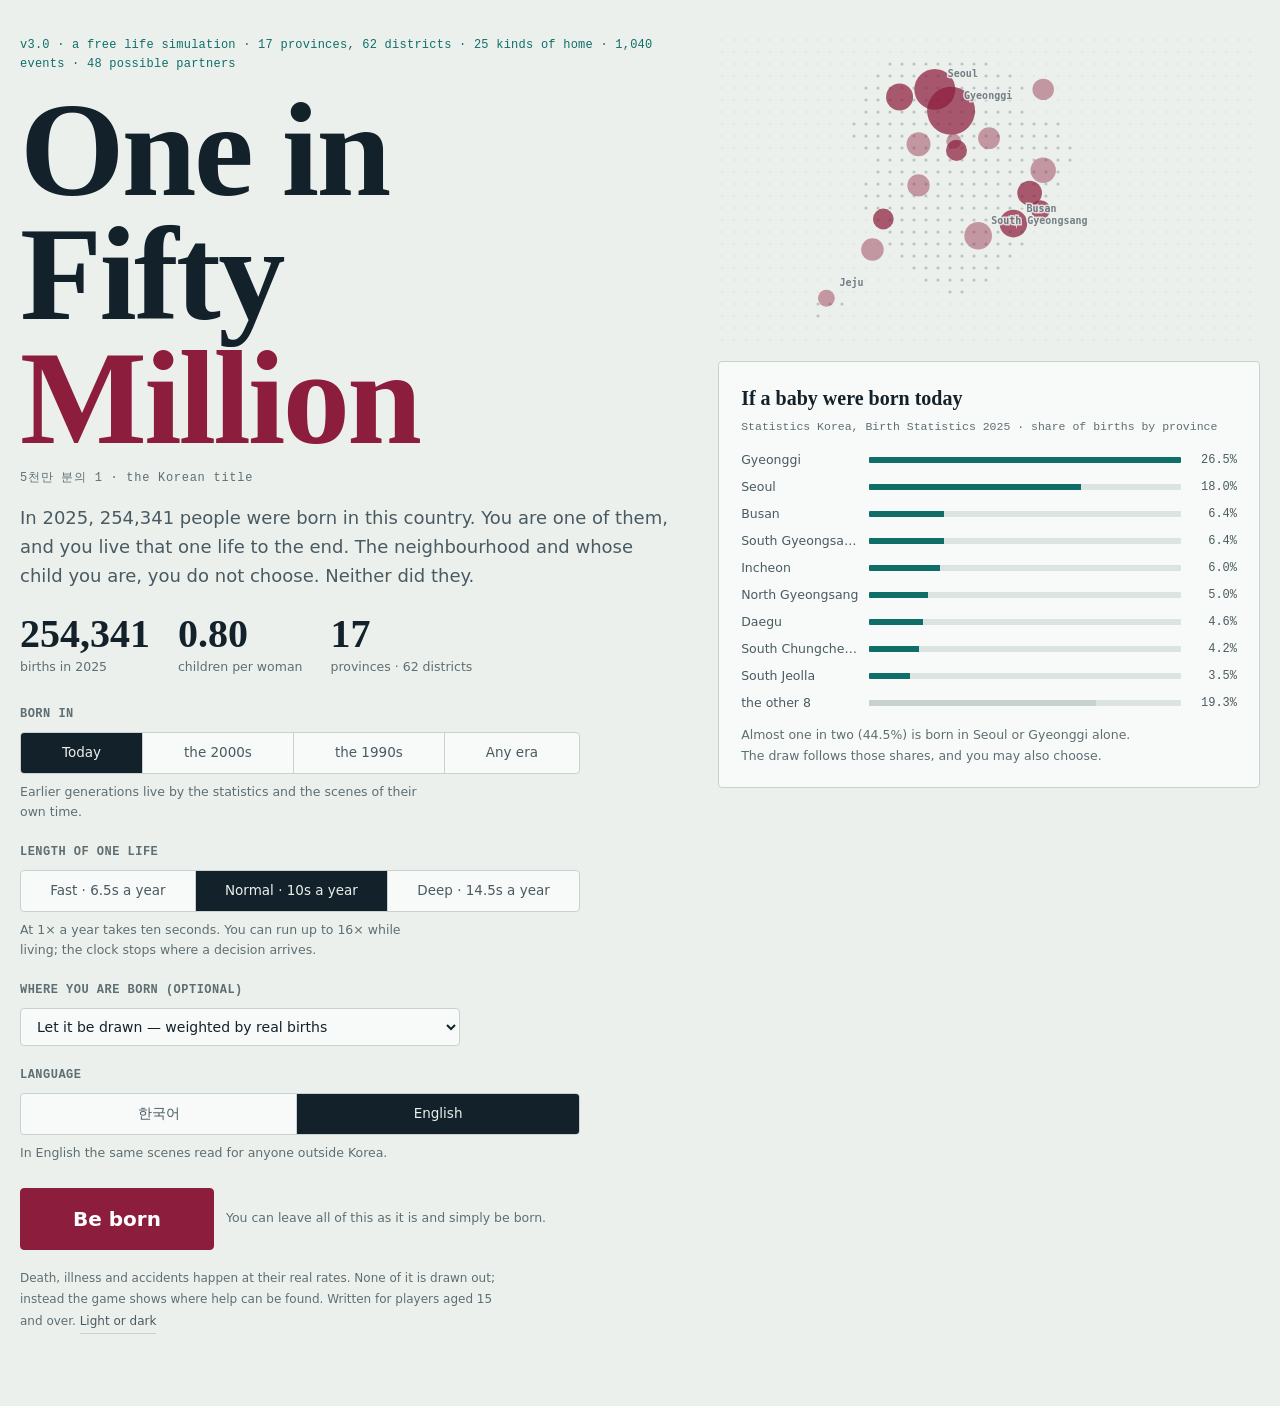
<file: index.html>
<!doctype html>
<html lang="ko">
<head>
<meta charset="utf-8"/>
<meta name="viewport" content="width=device-width, initial-scale=1, viewport-fit=cover"/>
<meta name="theme-color" content="#EBF0ED"/>
<title>One in Fifty Million · 5천만 분의 1</title>
<meta name="description" content="A free life simulation set in South Korea. You are born as one of the 254,341 children born there in 2025 and live that life to the end. 17 provinces, 62 districts, 1,040 events, 42 decisions. You do not choose where you are born."/>
<meta property="og:type" content="website"/>
<meta property="og:title" content="One in Fifty Million · 5천만 분의 1"/>
<meta property="og:description" content="A free life simulation set in South Korea. You are born as one of the 254,341 children born there in 2025 and live that life to the end. The draw is not yours; the choices are."/>
<meta property="og:url" content="https://qkrrkdhzdl-arch.github.io/one-in-fifty-million-preview/"/>
<meta property="og:image" content="https://qkrrkdhzdl-arch.github.io/one-in-fifty-million-preview/og-cover.png"/>
<meta name="twitter:card" content="summary_large_image"/>
<meta name="twitter:title" content="One in Fifty Million · 5천만 분의 1"/>
<meta name="twitter:description" content="A free life simulation set in South Korea. One person, one life, about four minutes. Born in 2025, died whenever the statistics say."/>
<meta name="twitter:image" content="https://qkrrkdhzdl-arch.github.io/one-in-fifty-million-preview/og-cover.png"/>
<link rel="icon" href="data:image/svg+xml,%3Csvg xmlns='http://www.w3.org/2000/svg' viewBox='0 0 64 64'%3E%3Crect width='64' height='64' rx='8' fill='%238C1D3C'/%3E%3Ctext x='32' y='40' font-family='Georgia,serif' font-size='18' font-weight='700' fill='%23fff' text-anchor='middle'%3E1/50M%3C/text%3E%3C/svg%3E"/>
<script>window.__errs=[];addEventListener("error",e=>{__errs.push((e.message||"")+" @"+(e.filename||"").split("/").pop()+":"+e.lineno)});addEventListener("unhandledrejection",e=>{__errs.push("promise: "+(e.reason&&e.reason.message||e.reason))});</script>
<link rel="stylesheet" href="css/app.css?v=3801"/>
</head>
<body>
<div id="app">
  <section id="screen-cover" class="screen"></section>
  <section id="screen-birth" class="screen" hidden></section>
  <section id="screen-life" class="screen" hidden></section>
  <section id="screen-death" class="screen" hidden></section>
  <section id="screen-record" class="screen" hidden></section>
</div>
<div id="modalroot"></div>
<div id="sheetroot"></div>
<div id="toast" class="toast" hidden></div>
<script src="js/content.js?v=3801"></script>
<script src="js/util.js?v=3801"></script>
<script src="js/engine.js?v=3801"></script>
<script src="js/charts.js?v=3801"></script>
<script src="js/share.js?v=3801"></script>
<script src="js/card.js?v=3801"></script>
<script src="js/colorcard.js?v=3801"></script>
<script src="js/scene.js?v=3801"></script>
<script src="js/ui.js?v=3801"></script>
</body>
</html>
</file>
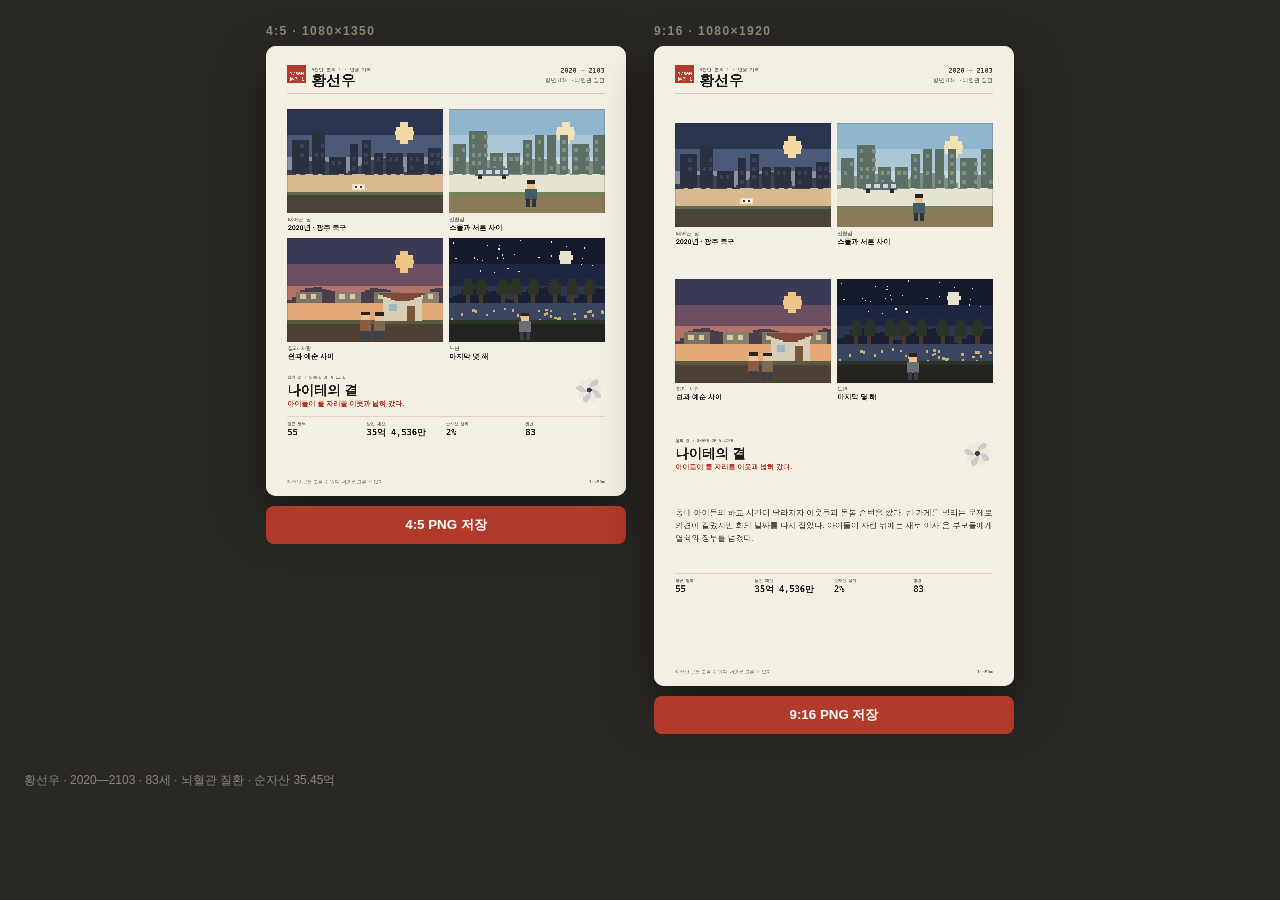
<file: test/card.html>
<!doctype html>
<html lang="ko">
<head>
<meta charset="utf-8"/>
<meta name="viewport" content="width=device-width,initial-scale=1"/>
<title>카드 검수 · 5천만 분의 1</title>
<style>
  body{margin:0;background:#2a2824;color:#d8cfbc;font-family:-apple-system,"Apple SD Gothic Neo",sans-serif}
  .wrap{display:flex;gap:28px;padding:24px;justify-content:center;flex-wrap:wrap}
  .col{width:360px}
  .col h2{font-size:12px;letter-spacing:.12em;text-transform:uppercase;color:#8d8474;font-weight:600;margin:0 0 8px}
  canvas{width:100%;height:auto;border-radius:10px;box-shadow:0 20px 50px rgba(0,0,0,.45);background:#f4efe3;display:block}
  button{margin-top:10px;padding:10px 14px;border-radius:8px;border:0;background:#b23a2b;color:#fff;font-weight:700;width:100%}
  .note{padding:0 24px 24px;color:#8d8474;font-size:12px;line-height:1.8}
</style>
</head>
<body>
<div class="wrap">
  <div class="col"><h2>4:5 · 1080×1350</h2><canvas id="c45"></canvas><button id="d45">4:5 PNG 저장</button></div>
  <div class="col"><h2>9:16 · 1080×1920</h2><canvas id="c916"></canvas><button id="d916">9:16 PNG 저장</button></div>
</div>
<p class="note" id="note"></p>
<script src="../js/content.js?v=1126i"></script>
<script src="../js/util.js?v=1126i"></script>
<script src="../js/engine.js?v=1126i"></script>
<script src="../js/charts.js?v=1126i"></script>
<script src="../js/share.js?v=1126i"></script>
<script>
window.APP = { lang: new URLSearchParams(location.search).get("lang") || "ko" };
document.documentElement.lang = APP.lang;
const seed = +(new URLSearchParams(location.search).get("seed") || 63352);
const life = window.ENGINE.createLife({ seed });
let guard = 0;
while (!life.death && guard++ < 120) {
  const r = window.ENGINE.tick(life);
  if (r.decision) window.ENGINE.applyChoice(life, r.decision, r.decision.ch[Math.floor(Math.random() * r.decision.ch.length)]);
  if (r.reflection) life.pendingReflection = false;
}
life.reflections.push({ age: 30, text: "나는 그때 부산에서 첫 회사를 다니고 있었다. 야근이 끝나면 자전거로 집까지 갔다." });
window.SHARE.drawCard(life, "45", document.getElementById("c45"));
window.SHARE.drawCard(life, "916", document.getElementById("c916"));
document.getElementById("note").textContent =
  `${life.name.ko} · ${life.birthYear}—${life.year} · ${life.death.age}세 · ${life.death.cause} · 순자산 ${Math.round(window.ENGINE.netWorth(life) / 100) / 100}억`;
function dl(id, name) {
  document.getElementById(id).onclick = () => {
    const cv = name === "45" ? document.getElementById("c45") : document.getElementById("c916");
    cv.toBlob(b => {
      const a = document.createElement("a");
      a.href = URL.createObjectURL(b);
      a.download = `1in50m_${name}_${life.name.en.replace(/\s+/g, "")}.png`;
      a.click();
      setTimeout(() => URL.revokeObjectURL(a.href), 3000);
    }, "image/png");
  };
}
dl("d45", "45"); dl("d916", "916");
</script>
</body>
</html>
</file>
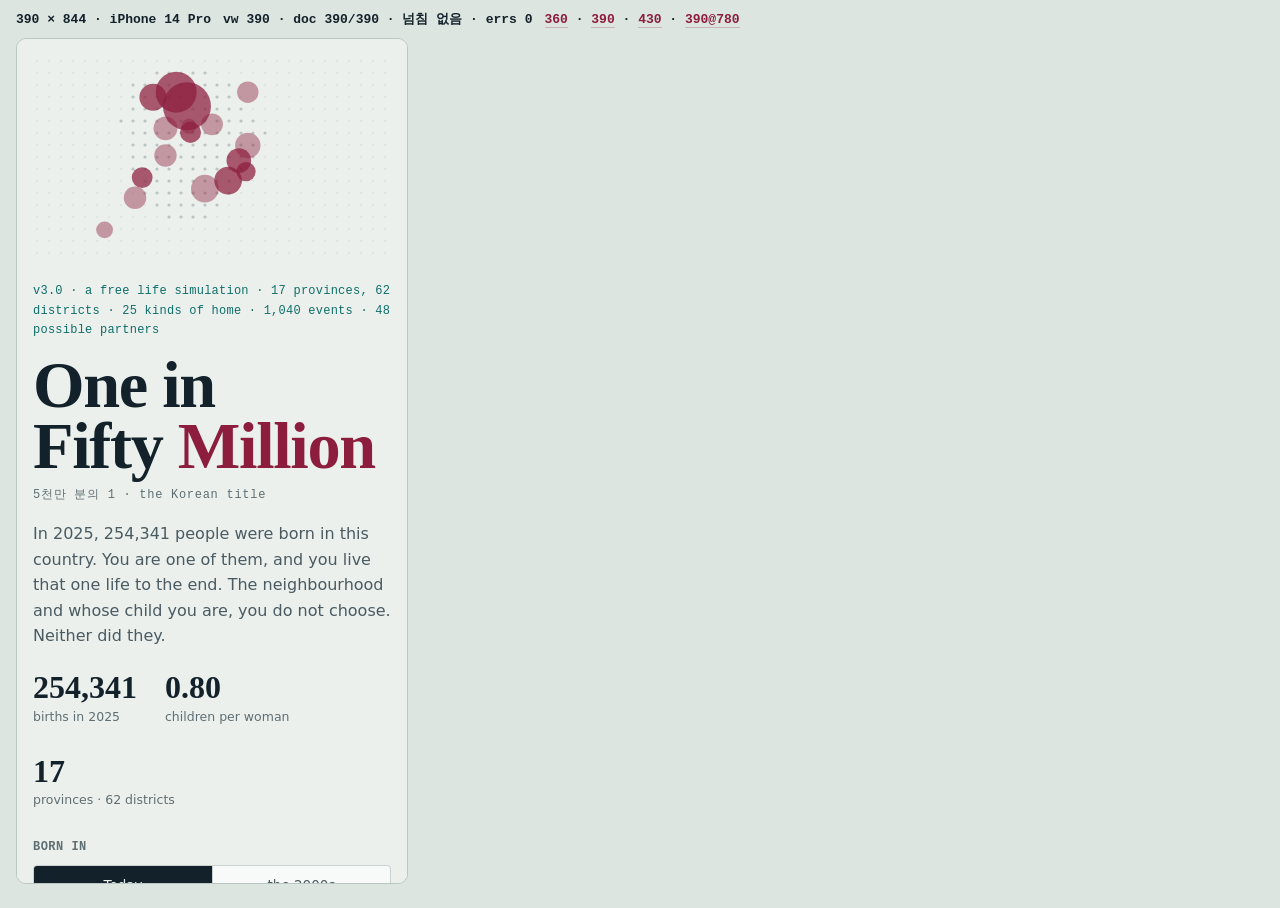
<file: test/mobile.html>
<!doctype html>
<html lang="ko">
<head>
<meta charset="utf-8"/>
<title>검수 — 모바일</title>
<style>
  html,body{margin:0;background:#DDE5E1;font-family:system-ui,sans-serif}
  .bar{display:flex;gap:12px;align-items:center;padding:10px 16px;font:600 13px "IBM Plex Mono",monospace;color:#13212A;flex-wrap:wrap}
  .bar a{color:#8C1D3C;text-decoration:none;border-bottom:1px solid #C9B4BA}
  .wrap{padding:0 16px 24px}
  iframe{border:1px solid #B9C6C1;border-radius:10px;background:#EBF0ED;display:block}
  #st.bad{color:#B23A2B}
</style>
</head>
<body>
<div class="bar">
  <span id="lbl">390 × 844 · iPhone 14 Pro</span>
  <span id="st"></span>
  <span>
    <a href="?w=360">360</a> ·
    <a href="?w=390">390</a> ·
    <a href="?w=430">430</a> ·
    <a href="?w=390&h=780">390@780</a>
  </span>
</div>
<div class="wrap"><iframe id="ph" title="mobile preview"></iframe></div>
<script>
  const q = new URLSearchParams(location.search);
  const W = +(q.get('w') || 390), H = +(q.get('h') || 844);
  const f = document.getElementById('ph');
  f.style.width = W + 'px'; f.style.height = H + 'px';
  document.getElementById('lbl').textContent = W + ' × ' + H + (W === 390 && H === 844 ? ' · iPhone 14 Pro' : '');
  f.src = '../index.html?_=' + Date.now();
  // 넘침을 1초마다 스스로 재서 상단에 표시한다(검수용)
  setInterval(() => {
    try {
      const d = f.contentDocument, w = f.contentWindow;
      const sw = d.documentElement.scrollWidth, cw = d.documentElement.clientWidth;
      const over = sw > cw + 1;
      const errs = (w.__errs || []).length;
      const st = document.getElementById('st');
      st.textContent = 'vw ' + w.innerWidth + ' · doc ' + sw + '/' + cw + (over ? ' · 넘침!' : ' · 넘침 없음') + ' · errs ' + errs;
      st.className = (over || errs) ? 'bad' : '';
    } catch (e) { document.getElementById('st').textContent = 'cross-origin'; }
  }, 1000);
</script>
</body>
</html>
</file>
<file: css/app.css>
/* 5천만 분의 1 — 원작 「80억 분의 1」 실측 토큰으로 재구축한 스타일시트 */
/* paper/card/ink + 크림슨 강조 + 청록 각주, 1px 괘선과 4px 라운드의 관공서 서류 톤 */
@charset "utf-8";

:root{
  color-scheme: light;
  --paper:#EBF0ED; --card:#F7FAF8; --card2:#F0F4F2; --ink:#13212A; --ink2:#4A5A61; --ink3:#5F6E72;
  --rule:#C7D2CE; --rule2:#DCE4E1;
  --accent:#8C1D3C; --accent-ink:#FFFFFF; --accent-soft:#F3E3E8;
  --stamp:#0F6E68; --stamp-soft:#DCEDEA; --gold:#9C7020;
  --good:#2B7A4E; --bad:#B0362B; --warn:#A8730F; --loss:#2C2F3A;
  --grid-lo:#F3E2B3; --grid-mid:#7FBF86; --grid-hi:#0B5C63;
  --shadow:0 1px 0 rgba(19,33,42,.04), 0 8px 24px -12px rgba(19,33,42,.18);
  --f-display:'Hahmlet','Noto Serif KR','AppleMyungjo','Nanum Myeongjo','Apple SD Gothic Neo',serif;
  --f-body:'IBM Plex Sans KR','Pretendard','Apple SD Gothic Neo','Malgun Gothic',system-ui,sans-serif;
  --f-mono:'IBM Plex Mono',ui-monospace,'SF Mono',Menlo,monospace;
}
@media (prefers-color-scheme: dark){
  :root:not([data-theme="light"]){
    color-scheme: dark;
    --paper:#0D1316; --card:#141D21; --card2:#1A2428; --ink:#E1E9E6; --ink2:#A3B2AF; --ink3:#8A9A96;
    --rule:#2A383D; --rule2:#1D282C;
    --accent:#E2678A; --accent-ink:#1B0910; --accent-soft:#3A1C26;
    --stamp:#4CC0AF; --stamp-soft:#12302D; --gold:#D9AF59;
    --good:#5CC38B; --bad:#F07B6B; --warn:#E2B04C; --loss:#C9CDD8;
    --grid-lo:#25283F; --grid-mid:#2A8A80; --grid-hi:#B8E8A8;
    --shadow:0 1px 0 rgba(0,0,0,.3),0 10px 30px -14px rgba(0,0,0,.6);
  }
}
:root[data-theme="dark"]{
  color-scheme: dark;
  --paper:#0D1316; --card:#141D21; --card2:#1A2428; --ink:#E1E9E6; --ink2:#A3B2AF; --ink3:#8A9A96;
  --rule:#2A383D; --rule2:#1D282C;
  --accent:#E2678A; --accent-ink:#1B0910; --accent-soft:#3A1C26;
  --stamp:#4CC0AF; --stamp-soft:#12302D; --gold:#D9AF59;
  --good:#5CC38B; --bad:#F07B6B; --warn:#E2B04C; --loss:#C9CDD8;
  --grid-lo:#25283F; --grid-mid:#2A8A80; --grid-hi:#B8E8A8;
  --shadow:0 1px 0 rgba(0,0,0,.3),0 10px 30px -14px rgba(0,0,0,.6);
}

*{box-sizing:border-box}
html,body{margin:0;padding:0}
html{background:var(--paper);-webkit-text-size-adjust:100%}
body{
  background:var(--paper); color:var(--ink); font-family:var(--f-body);
  font-size:15px; line-height:1.6; -webkit-font-smoothing:antialiased;
  overflow-x:hidden;
}
button{font:inherit;color:inherit;cursor:pointer;border:0;background:none}
button:focus-visible,[tabindex]:focus-visible,a:focus-visible{outline:2px solid var(--accent);outline-offset:2px}
a{color:var(--stamp)}
h1,h2,h3,h4,p,ul,ol,dl,dd,figure{margin:0}
ul,ol{padding:0;list-style:none}
[hidden]{display:none!important}
::selection{background:var(--accent-soft);color:var(--ink)}

.wrap{max-width:1320px;margin:0 auto;padding-inline:20px}
@media (max-width:520px){.wrap{padding-inline:16px}}
.lbl{font-family:var(--f-mono);font-size:12px;letter-spacing:.04em;text-transform:uppercase;color:var(--ink3);font-weight:600}
.mono{font-family:var(--f-mono);font-variant-numeric:tabular-nums}
.num{font-variant-numeric:tabular-nums}
.kicker{font-family:var(--f-mono);font-size:12px;line-height:1.6;color:var(--stamp);letter-spacing:.02em}
.hint{font-size:12.5px;line-height:1.65;color:var(--ink3);max-width:32em;word-break:keep-all}
.sub{color:var(--ink2)}
.lnk{border-bottom:1px solid var(--rule);color:var(--ink2);padding:0 0 1px;font-size:inherit}
.lnk:hover{color:var(--ink);border-color:var(--ink3)}

/* ---------- 공통 컴포넌트 ---------- */
.cta{
  display:inline-flex;align-items:center;gap:10px;background:var(--accent);color:var(--accent-ink);
  padding:16px 52px;border-radius:4px;font-size:20px;font-weight:600;line-height:1.4;
  border:1px solid var(--accent);transition:filter .12s;
}
.cta:hover{filter:brightness(1.06)}
.cta:active{transform:translateY(1px)}
.cta.sm{padding:10px 18px;font-size:15px}
.ghost{
  display:inline-flex;align-items:center;gap:8px;border:1px solid var(--rule);border-radius:4px;
  padding:6px 12px;font-size:13px;color:var(--ink);background:transparent;
}
.ghost:hover{border-color:var(--ink3)}
.ghost.sm{padding:5px 10px;font-size:12.5px}
.ctarow{display:flex;gap:12px;flex-wrap:wrap;align-items:center}
.ctahint{flex:1 1 180px;font-size:12.5px;line-height:1.65;color:var(--ink3)}

.seg{display:inline-flex;border:1px solid var(--rule);border-radius:4px;overflow:hidden;background:var(--card);max-width:100%}
.seg button{flex:1 1 auto;border:0;background:none;padding:9px 12px;font-size:13.5px;color:var(--ink2);white-space:nowrap}
.seg button+button{border-left:1px solid var(--rule)}
.seg button[aria-pressed="true"]{background:var(--ink);color:var(--paper)}
.seg button:hover:not([aria-pressed="true"]){color:var(--ink)}

.sel{font:inherit;font-size:14px;color:var(--ink);background:var(--card);border:1px solid var(--rule);border-radius:4px;padding:9px 12px;max-width:min(440px,100%);width:100%}
.panel{background:var(--card);border:1px solid var(--rule);border-radius:4px;padding:16px;min-width:0}
.panel>h3{margin:0 0 10px;display:flex;justify-content:space-between;align-items:baseline;gap:8px;flex-wrap:wrap}
.panel>h3 .ttl{font-family:var(--f-display);font-size:16px;font-weight:600}
.panel>h3 .lbl{font-size:11px}
.optgroup{display:flex;flex-direction:column;gap:8px}
.warnline{max-width:64ch;margin:18px 0 0;font-size:12px;line-height:1.8;color:var(--ink3);word-break:keep-all}

.prog{height:4px;background:var(--rule2);border-radius:2px;overflow:hidden}
.prog i{display:block;height:100%;width:100%;background:var(--accent);transform:scaleX(0);transform-origin:0 50%;will-change:transform}

.scrim{position:fixed;inset:0;z-index:50;background:rgba(10,18,22,.52);display:grid;grid-template-columns:minmax(0,1fr);place-items:start center;padding:16px;overflow-y:auto}
.scrim>*{margin-block:auto;max-width:100%}
.toast{position:fixed;left:50%;bottom:calc(24px + env(safe-area-inset-bottom,0px));transform:translateX(-50%);z-index:70;
  background:var(--ink);color:var(--paper);padding:10px 16px;border-radius:4px;font-size:14px;max-width:calc(100vw - 32px);box-shadow:var(--shadow)}
.decpeek{position:fixed;left:50%;transform:translateX(-50%);bottom:calc(12px + env(safe-area-inset-bottom,0px));z-index:45;
  width:min(560px,calc(100% - 24px));display:flex;align-items:center;gap:12px;padding:10px 10px 10px 16px;
  background:var(--card);border:1px solid var(--accent);border-radius:8px;box-shadow:0 18px 40px -16px rgba(19,33,42,.45)}
.decpeek .dp-t{flex:1 1 auto;min-width:0;display:flex;flex-direction:column;gap:1px}
.decpeek .dp-t b{font-size:14px}
.decpeek .dp-t small{color:var(--ink3);font-size:12.5px;white-space:nowrap;overflow:hidden;text-overflow:ellipsis}
.decpeek .cta{flex:none;width:auto;padding:10px 14px;font-size:14px;white-space:nowrap}

/* ---------- 표지 ---------- */
#screen-cover{padding-block:env(safe-area-inset-top,0px) 64px}
.hero{display:grid;grid-template-columns:minmax(0,1.2fr) minmax(0,1fr);gap:48px;align-items:start;padding-block:36px 8px}
.herotext{min-width:0}
.herotext h1{
  font-family:var(--f-display);font-weight:700;font-size:clamp(60px,10.5vw,168px);line-height:.92;
  letter-spacing:-.02em;margin:14px 0 10px;word-break:keep-all;
}
.herotext h1 em{font-style:normal;color:var(--accent)}
.lede{font-size:18px;line-height:1.6;color:var(--ink2);max-width:36em;margin-top:16px;word-break:keep-all}
.counter{display:flex;gap:28px;margin-top:22px;flex-wrap:wrap}
.counter div{display:flex;flex-direction:column;gap:2px}
.counter strong{font-family:var(--f-display);font-size:40px;line-height:1.05;font-weight:700;font-variant-numeric:tabular-nums}
.counter span{font-size:12.5px;color:var(--ink3)}
.heroopts{display:grid;grid-template-columns:1fr;gap:20px;margin-top:28px;max-width:560px}
.heroopts .wide{grid-column:1/-1}
.heroside{min-width:0;display:flex;flex-direction:column;gap:20px}
.tg-bg{position:relative;width:100%;aspect-ratio:16/9;max-height:320px}
.tg-bg canvas{display:block;width:100%;height:100%}
.odds{background:var(--card);border:1px solid var(--rule);border-radius:4px;padding:20px 22px}
.odds h2{font-family:var(--f-display);font-size:20px;font-weight:600}
.odds .sub{font-family:var(--f-mono);font-size:11.5px;color:var(--ink3);margin-top:4px}
.oddslist{margin-top:14px;display:flex;flex-direction:column;gap:7px}
.orow{display:grid;grid-template-columns:84px minmax(0,1fr) 46px;align-items:center;gap:10px;font-size:13px}
.orow .on{white-space:nowrap;overflow:hidden;text-overflow:ellipsis;color:var(--ink2)}
html[lang="en"] .orow{grid-template-columns:118px minmax(0,1fr) 46px;font-size:12.5px}
.orow .ot{height:6px;background:var(--rule2);border-radius:1px;overflow:hidden}
.orow .ot i{display:block;height:100%;background:var(--stamp)}
.orow .ov{font-family:var(--f-mono);font-size:12px;color:var(--ink2);text-align:right}
.oddsmore{align-self:flex-start;margin-top:14px}
@media (max-width:900px){
  .hero{grid-template-columns:1fr;gap:24px;padding-block:18px 0}
  /* 지도만 제목 위로 올리고, 확률 패널은 본문 뒤로 보낸다 */
  .heroside{display:contents}
  .tg-bg{order:-1;max-height:220px}
  .odds{order:2}
  .heroopts{grid-template-columns:1fr}
  .cta{width:100%;justify-content:center;padding:16px 20px;font-size:18px}
}

/* ---------- 출생 신고서 ---------- */
#screen-birth{padding-block:24px 80px}
.rollbox{max-width:720px;margin:0 auto}
.roller{text-align:center;min-height:58svh;display:flex;flex-direction:column;justify-content:center;gap:6px}
.roller .country{font-family:var(--f-display);font-size:clamp(44px,9vw,110px);font-weight:700;letter-spacing:-.02em;line-height:1.05;min-height:1.1em}
.roller .meta{font-family:var(--f-mono);color:var(--ink3);font-size:13px;margin-top:10px}
.cert{width:100%;background:var(--card);border:1px solid var(--rule);border-radius:4px;box-shadow:var(--shadow);position:relative;overflow:hidden}
.cert .band{background:var(--accent);color:var(--accent-ink);padding:12px 22px;display:flex;justify-content:space-between;align-items:baseline;gap:12px;flex-wrap:wrap}
.cert .band b{font-family:var(--f-display);font-size:18px;font-weight:600}
.cert .band span{font-family:var(--f-mono);font-size:12px;opacity:.85}
.cert .body{padding:22px;position:relative}
.cert h2{font-family:var(--f-display);font-size:clamp(30px,5vw,44px);line-height:1.15;font-weight:700;position:relative}
.cert .story{margin:12px 0 18px;font-size:16px;color:var(--ink2);position:relative;word-break:keep-all}
.certpace{margin:0 0 16px;font-size:13.5px;line-height:1.6;color:var(--ink2);position:relative;word-break:keep-all}
.guilloche{position:absolute;inset:0;color:var(--stamp);opacity:.055;pointer-events:none;width:100%;height:100%}
.cert .body>.lbl{position:relative}
.fields{display:grid;grid-template-columns:repeat(3,minmax(0,1fr));gap:14px 18px;border-top:1px dashed var(--rule);padding-top:16px;position:relative}
.fields div{min-width:0}
.fields span{display:block;font-size:12px;color:var(--ink3)}
.fields b{display:block;font-size:15px;font-weight:600;overflow-wrap:anywhere;word-break:keep-all;margin-top:2px}
.odds-line{margin-top:16px;padding:12px 14px;background:var(--stamp-soft);border-radius:3px;font-size:13.5px;position:relative;word-break:keep-all}
.certmap{margin:16px 0 0;position:relative}
.certmap canvas{display:block;width:100%;max-width:420px;height:auto;margin:0 auto;opacity:.95}
.cert figcaption{margin-top:6px;text-align:center;font-size:13px;color:var(--ink2)}
.certcomps{margin-top:16px;position:relative}
.certcomps ul li{display:grid;grid-template-columns:minmax(0,1fr) auto;gap:4px 12px;padding:8px 0;border-bottom:1px solid var(--rule2);font-size:13.5px;align-items:baseline}
.certcomps ul li b{font-weight:600}
.certcomps ul li span{color:var(--ink2);text-align:right}
.cert .foot{padding:0 22px 22px;display:flex;justify-content:flex-end;gap:10px;flex-wrap:wrap}
@media (max-width:560px){
  .fields{grid-template-columns:repeat(2,minmax(0,1fr))}
  .cert .body{padding:18px}
  .cert .foot{justify-content:stretch}
  .cert .foot .cta,.cert .foot .ghost{flex:1 1 auto;justify-content:center}
}

/* ---------- 본 게임 ---------- */
.topbar{position:sticky;top:0;z-index:20;background:var(--paper);border-bottom:1px solid var(--rule);padding-top:env(safe-area-inset-top,0px)}
.topbar .wrap{display:flex;align-items:center;gap:18px;padding-block:10px;flex-wrap:wrap}
.brand{font-family:var(--f-display);font-size:15px;font-weight:600;white-space:nowrap}
.brand em{font-style:normal;color:var(--accent)}
.agebox{display:flex;align-items:baseline;gap:10px;flex:1;min-width:200px}
.agebox .age{font-family:var(--f-display);font-size:40px;font-weight:700;line-height:1;font-variant-numeric:tabular-nums}
.agebox .age small{font-size:18px;font-weight:500;margin-left:2px}
.agebox .yr{display:flex;flex-direction:column;flex:1;min-width:0;gap:4px}
.agebox .yr .t{font-size:13px;color:var(--ink2);white-space:nowrap;overflow:hidden;text-overflow:ellipsis}
.speed{display:flex;gap:4px;align-items:center;flex-wrap:wrap;position:relative}
.speed button{border:1px solid var(--rule);background:var(--card);border-radius:3px;padding:6px 10px;font-size:13px;font-family:var(--f-mono);min-width:40px;white-space:nowrap}
.speed button:hover{border-color:var(--ink3)}
.speed button[aria-pressed="true"]{background:var(--ink);color:var(--paper);border-color:var(--ink)}
.speed .ff,.speed .morebtn{font-family:var(--f-body)}
.speed .sps{display:inline-flex}
.speed .sps button{border-radius:0;margin-left:-1px;min-width:38px}
.speed .sps button:first-child{border-radius:3px 0 0 3px;margin-left:0}
.speed .sps button:last-child{border-radius:0 3px 3px 0}
.speed .ffsh{display:none}
.more{display:none;position:absolute;right:0;top:calc(100% + 8px);z-index:25;flex-direction:column;align-items:stretch;gap:4px;min-width:200px;padding:8px;background:var(--card);border:1px solid var(--rule);border-radius:6px;box-shadow:0 18px 40px -16px rgba(19,33,42,.35)}
.more.open{display:flex}
.more button{text-align:left;padding:11px 12px;font-size:15px;border:0;background:none;min-width:0}
.more button:hover{background:var(--card2)}
.more .mg{display:flex;flex-direction:column;gap:4px}
.more .mg+.mg::before{content:'';display:block;height:1px;margin:3px 6px;background:var(--rule)}

.life{display:grid;grid-template-columns:320px minmax(0,1fr) 340px;gap:20px;padding-block:20px 60px;align-items:start}
.col,.col3{display:flex;flex-direction:column;gap:16px;min-width:0}

.idcard{padding:0;overflow:hidden;position:relative}
.idcard .top{background:var(--accent);color:var(--accent-ink);padding:8px 14px;display:flex;justify-content:space-between;font-family:var(--f-mono);font-size:11.5px;letter-spacing:.04em}
.idcard .in{position:relative;padding:14px 14px 10px;display:grid;grid-template-columns:64px minmax(0,1fr);gap:14px}
.idcard .portrait{width:64px;height:64px;border:1px solid var(--rule);border-radius:3px;background:var(--card2);overflow:hidden}
.idcard .portrait canvas{width:100%;height:100%;image-rendering:pixelated;display:block}
.idcard .nm{font-family:var(--f-display);font-size:22px;font-weight:700;line-height:1.2;overflow-wrap:anywhere}
.idcard dl{display:grid;grid-template-columns:fit-content(6.5em) minmax(0,1fr);gap:2px 10px;margin:8px 0 0;font-size:13px}
.idcard dt{color:var(--ink3);font-size:12px}
.idcard dd{margin:0;overflow-wrap:anywhere}
.idcard .mrz{position:relative;margin:4px 14px 12px;padding-top:8px;border-top:1px dashed var(--rule);font-family:var(--f-mono);font-size:10.5px;letter-spacing:.04em;color:var(--ink3);overflow:hidden;white-space:nowrap;text-overflow:ellipsis;min-width:0}

.statrow{display:grid;grid-template-columns:3.3em minmax(0,1fr) 2.6em;align-items:center;gap:10px;font-size:13.5px;padding:4px 0}
.statrow .sn{color:var(--ink2)}
.statrow .sb{height:8px;background:var(--rule2);border-radius:1px;overflow:hidden}
.statrow .sb i{display:block;height:100%;background:var(--stamp);transition:width .3s}
.statrow[data-k="happiness"] .sb i{background:var(--gold)}
.statrow[data-k="knowledge"] .sb i{background:var(--stamp)}
.statrow[data-k="relation"] .sb i{background:var(--accent)}
.statrow[data-k="health"] .sb i{background:var(--good)}
.statrow .sv{font-family:var(--f-mono);font-size:12.5px;text-align:right;color:var(--ink2)}
.money{display:grid;grid-template-columns:repeat(2,minmax(0,1fr));gap:12px;margin-top:12px;border-top:1px dashed var(--rule);padding-top:12px}
.money b{display:block;font-family:var(--f-display);font-size:19px;font-weight:600;line-height:1.25;font-variant-numeric:tabular-nums;overflow-wrap:anywhere}
.money small{color:var(--ink3);font-size:12px;display:block}
.spend{margin-top:10px}
.spend .sbar{display:flex;height:8px;border-radius:1px;overflow:hidden;background:var(--rule2)}
.spend .sbar i{display:block;height:100%}
.spend .keys{display:flex;flex-wrap:wrap;gap:4px 10px;font-size:11.5px;color:var(--ink2);margin-top:6px}
.spend .keys span::before{content:'';display:inline-block;width:8px;height:8px;margin-right:4px;border-radius:1px;background:var(--c);vertical-align:-1px}

.p-scene{padding:0;overflow:hidden}
.scene{aspect-ratio:32/10;background:var(--stamp-soft)}
.scene canvas{display:block;width:100%;height:100%;image-rendering:pixelated;image-rendering:crisp-edges}
.scenecap{margin:0;padding:10px 16px 12px;line-height:1.55;word-break:keep-all;font-size:15px}

.p-focus .status{font-size:14px;color:var(--ink2);margin-bottom:10px;word-break:keep-all}
.p-focus .status b{color:var(--ink);font-weight:600}
.chips{display:flex;flex-wrap:wrap;gap:6px}
.chip{display:inline-flex;flex-direction:column;align-items:flex-start;gap:1px;border:1px solid var(--rule);border-radius:999px;padding:6px 13px;font-size:13.5px;color:var(--ink);background:var(--card);line-height:1.25}
.chip small{font-size:11px;color:var(--ink3)}
.chip:hover{border-color:var(--ink3)}
.chip[aria-pressed="true"]{background:var(--stamp);border-color:var(--stamp);color:var(--paper)}
.chip[aria-pressed="true"] small{color:rgba(255,255,255,.72)}
.fohint{margin-top:10px;font-size:12px;color:var(--ink3);line-height:1.6;word-break:keep-all}
.moneyrow{margin-top:10px;display:flex;flex-wrap:wrap;gap:6px}
.moneyrow .chip{flex-direction:row;align-items:center;gap:6px}

.p-feed .feed{list-style:none;margin:0;padding:0;max-height:640px;overflow-y:auto;overscroll-behavior:contain}
.feed li{display:grid;grid-template-columns:3.4em minmax(0,1fr);gap:10px;padding:9px 0;border-bottom:1px solid var(--rule2);font-size:14.5px;line-height:1.55}
.feed li:last-child{border-bottom:0}
.feed .a{font-family:var(--f-mono);font-size:12px;color:var(--ink3);padding-top:3px}
.feed .x{min-width:0;word-break:keep-all}
.feed .tt{display:block;font-family:var(--f-display);font-size:15px;font-weight:600;line-height:1.5;color:var(--ink)}
.feed .bd{display:block;margin-top:2px;font-size:13.5px;line-height:1.7;color:var(--ink2)}
.feed .f{display:block;font-family:var(--f-mono);font-size:11.5px;color:var(--ink3);margin-top:4px;line-height:1.45;word-break:keep-all}
.feed .f::before{content:'자료 ';color:var(--stamp);font-weight:600}
html[lang="en"] .feed .f::before{content:'Source '}
html[lang="en"] .feed li.dec .x::before{content:'▸ '}
.feed li.enter{animation:in .4s ease}
.feed li.bad .tt{color:var(--bad)}
.feed li.good .tt{color:var(--good)}
.feed li.dec .x{color:var(--ink2);font-size:13px}
.feed li.dec .x::before{content:'▸ ';color:var(--accent)}
.feed li.death .x{font-family:var(--f-display);font-size:17px;font-weight:700}
.feed li.note .x{font-family:var(--f-display);font-size:15.5px;color:var(--stamp)}
.gl{border-bottom:1px dotted var(--stamp);color:inherit;font:inherit;padding:0;background:none;text-align:left}
.gl:hover{color:var(--stamp)}
#glpop{position:fixed;z-index:80;max-width:min(320px,calc(100vw - 28px));background:var(--card);border:1px solid var(--rule);border-radius:6px;
  padding:10px 12px;box-shadow:0 18px 40px -16px rgba(19,33,42,.35);font-size:13px;line-height:1.65;color:var(--ink2);word-break:keep-all}
#glpop b{display:block;font-family:var(--f-mono);font-size:11.5px;letter-spacing:.04em;color:var(--stamp);margin-bottom:3px}
.feedmore{display:none;margin:12px auto 2px;padding:9px 16px;min-height:38px;font-size:14px}
@keyframes in{from{opacity:0;transform:translateY(4px)}to{opacity:1;transform:none}}

.grid10{display:grid;grid-template-columns:repeat(10,minmax(0,1fr));gap:3px}
.grid10 .c{aspect-ratio:1;border-radius:2px;background:var(--rule2);position:relative;font-size:0}
.grid10 .c.cur{outline:2px solid var(--accent);outline-offset:-1px}
.grid10 .c.le{box-shadow:inset 0 0 0 1px var(--ink3)}
.grid10 .c .m{position:absolute;inset:0;display:grid;place-items:center;font-size:9px;font-family:var(--f-mono);color:var(--paper);font-weight:600}
.gridkey{display:flex;gap:10px;align-items:center;margin-top:8px;font-size:11.5px;color:var(--ink3);flex-wrap:wrap}
.gridkey i{display:inline-block;width:10px;height:10px;border-radius:2px;margin-right:4px;vertical-align:-1px}
.peerlist li{display:grid;grid-template-columns:minmax(0,1fr) auto;gap:2px 10px;padding:7px 0;border-bottom:1px solid var(--rule2);font-size:13.5px}
.peerlist li:last-child{border-bottom:0}
.peerlist b{font-weight:600}
.peerlist .pa{font-family:var(--f-mono);font-size:12px;color:var(--ink3)}
.peerlist .pd{grid-column:1/-1;font-size:12.5px;color:var(--ink2);word-break:keep-all}
.peerlist .pd em{font-style:normal;color:var(--ink3)}
.chartbox canvas{display:block;width:100%;height:auto}
.chartbox svg{display:block;width:100%;height:auto}
@media (max-width:800px){.chartbox svg text{font-size:14px}}
.legend{display:flex;flex-wrap:wrap;gap:4px 12px;margin-top:6px;font-size:11.5px;color:var(--ink3)}
.legend span::before{content:'';display:inline-block;width:14px;height:2px;margin-right:5px;vertical-align:3px;background:var(--c)}

/* ---------- 결정 · 회고 모달 ---------- */
.dec{width:min(560px,100%);background:var(--card);border:1px solid var(--rule);border-radius:4px;padding:18px 20px 16px;box-shadow:var(--shadow);position:relative;overflow:hidden}
.dec-top{display:flex;align-items:center;gap:10px;flex-wrap:wrap;margin-bottom:8px}
.dec-meta{font-family:var(--f-mono);font-size:12px;color:var(--ink3);margin-left:auto}
.dec-min{border:1px solid var(--rule);border-radius:999px;padding:5px 11px;font-size:12px;color:var(--ink2);background:var(--card)}
.dec-min:hover{border-color:var(--ink3)}
.dec h2{font-family:var(--f-display);font-size:28px;line-height:1.28;font-weight:700;word-break:keep-all}
.dec-b{margin-top:8px;font-size:15px;color:var(--ink2);line-height:1.65;word-break:keep-all}
.dec-note{margin-top:10px;padding:10px 12px;background:var(--stamp-soft);border-radius:3px;font-size:12.5px;line-height:1.6;color:var(--ink);word-break:keep-all}
.dec-note b{font-weight:600}
.opts{display:flex;flex-direction:column;gap:8px;margin-top:14px}
.opt{display:grid;grid-template-columns:24px minmax(0,1fr);gap:4px 10px;align-items:start;text-align:left;
  border:1px solid var(--rule);border-radius:4px;padding:12px 14px;background:var(--card);transition:border-color .12s,background .12s}
.opt i{font-family:var(--f-mono);font-size:12.5px;color:var(--ink3);font-style:normal;padding-top:2px}
.opt .ot{font-size:15px;font-weight:600;word-break:keep-all}
.opt .oe{grid-column:2;font-size:12.5px;color:var(--ink3);word-break:keep-all}
.opt:hover{border-color:var(--ink3)}
.opt[aria-pressed="true"],.opt.pick{border-color:var(--accent);background:var(--accent-soft)}
.opt[aria-pressed="true"] i,.opt.pick i{color:var(--accent)}
.decbar{position:absolute;left:0;top:0;height:2px;background:var(--accent);width:100%;transform-origin:0 50%;transform:scaleX(0)}
.dec-count{margin-top:12px;font-size:12.5px;color:var(--ink3);text-align:center;word-break:keep-all}
.dec-count b{color:var(--accent);font-weight:600}
.dec-foot{display:flex;gap:8px;justify-content:center;margin-top:10px;flex-wrap:wrap}
.reflect textarea{width:100%;min-height:96px;border:1px solid var(--rule);border-radius:4px;background:var(--paper);padding:12px;font:inherit;font-size:14.5px;color:var(--ink);resize:vertical;margin-top:12px}
.reflect .qs{margin-top:10px;display:flex;flex-wrap:wrap;gap:6px}
.reflect .qs button{border:1px solid var(--rule);border-radius:999px;padding:6px 12px;font-size:12.5px;color:var(--ink2)}

/* ---------- 사망 컷신 ---------- */
#screen-death{background:#14181A;color:#EBF0ED;min-height:100svh;display:grid;place-items:center;text-align:center;padding:24px;cursor:pointer}
.deathcut{max-width:720px;display:flex;flex-direction:column;align-items:center;gap:10px;animation:fadein .8s ease}
.dc-lab{font-family:var(--f-mono);font-size:12px;letter-spacing:.06em;color:rgba(235,240,237,.55)}
.dc-age{font-family:var(--f-display);font-size:clamp(56px,11vw,120px);font-weight:700;line-height:1;color:#EBF0ED;letter-spacing:-.02em}
.dc-line{font-size:16px;color:rgba(235,240,237,.82);line-height:1.7;word-break:keep-all;max-width:34em}
.dc-cause{font-size:13.5px;color:rgba(235,240,237,.55)}
.dc-next{position:fixed;bottom:calc(24px + env(safe-area-inset-bottom,0px));left:0;right:0;text-align:center;font-size:12.5px;color:rgba(235,240,237,.45)}
.dc-skip{position:fixed;top:calc(14px + env(safe-area-inset-top,0px));right:16px;border:1px solid rgba(235,240,237,.3);color:rgba(235,240,237,.8);border-radius:999px;padding:7px 14px;font-size:12.5px;background:transparent}
@keyframes fadein{from{opacity:0}to{opacity:1}}

/* ---------- 사망 기록 ---------- */
#screen-record{padding-block:28px 80px}
.rec{max-width:900px;margin:0 auto;background:var(--card);border:1px solid var(--rule);border-radius:4px;box-shadow:var(--shadow);overflow:hidden}
.rec-band{background:var(--loss);color:var(--paper);padding:10px 22px;display:flex;justify-content:space-between;font-family:var(--f-mono);font-size:11.5px;letter-spacing:.04em;gap:12px;flex-wrap:wrap}
.rec-body{padding:22px 22px 26px}
.rec-head{display:grid;grid-template-columns:minmax(0,1.15fr) minmax(0,1fr);gap:24px;align-items:start}
.rec-no{font-family:var(--f-mono);font-size:11.5px;color:var(--ink3)}
.rec h1{font-family:var(--f-display);font-size:clamp(34px,6vw,52px);line-height:1.1;font-weight:700;margin-top:4px;letter-spacing:-.01em}
.rec-life{font-family:var(--f-mono);font-size:13px;color:var(--ink2);margin-top:6px}
.rec-color{display:inline-flex;align-items:center;gap:8px;border:1px solid var(--rule);border-radius:999px;padding:5px 12px 5px 6px;margin-top:12px;font-size:13px;background:var(--card2)}
.rec-color b{width:20px;height:20px;border-radius:50%;display:inline-block}
.rec-story{margin-top:16px;font-size:16px;line-height:1.75;color:var(--ink2);max-width:62ch;word-break:keep-all}
.rec-cause{font-family:var(--f-display);font-size:18px;font-weight:600;margin-top:16px}
.rec-cause-note{margin-top:4px;font-size:12.5px;line-height:1.7;color:var(--ink3);max-width:46ch;word-break:keep-all}
.rec-fields{display:grid;grid-template-columns:repeat(3,minmax(0,1fr));gap:0 24px;margin-top:18px;border-top:1px dashed var(--rule);padding-top:6px}
.rec-fields div{padding:10px 0;border-bottom:1px solid var(--rule2);min-width:0}
.rec-fields span{display:block;font-size:11.5px;color:var(--ink3)}
.rec-fields b{display:block;font-size:14.5px;font-weight:600;margin-top:1px;word-break:keep-all}
.rec-sec{margin-top:26px}
.rec-sec>h3{font-family:var(--f-display);font-size:20px;font-weight:600;border-top:1px solid var(--rule);padding-top:14px;display:flex;justify-content:space-between;align-items:baseline;gap:10px;flex-wrap:wrap}
.rec-sec>h3 .lbl{font-size:11px}
.rec-sec .lead{margin-top:6px;font-size:13px;color:var(--ink3);word-break:keep-all}
.rec-axis{margin-top:8px;font-size:13px;color:var(--ink2);word-break:keep-all}
.rec-axis .lbl{font-size:10.5px;margin-right:6px}
.moments li{display:grid;grid-template-columns:3.4em minmax(0,1fr);gap:10px;padding:8px 0;border-bottom:1px solid var(--rule2);font-size:14px}
.moments li .a{font-family:var(--f-mono);font-size:12px;color:var(--ink3);padding-top:3px}
.decades{display:flex;gap:6px;overflow-x:auto;padding:10px 0 4px;scrollbar-width:none}
.decades::-webkit-scrollbar{height:0;display:none}
.decades button{border:1px solid var(--rule);border-radius:999px;padding:6px 12px;font-size:12.5px;white-space:nowrap;color:var(--ink2);background:var(--card)}
.decades button[aria-pressed="true"]{background:var(--ink);color:var(--paper);border-color:var(--ink)}
.rec .feed li{font-size:14px}
.rec-foot{display:flex;gap:10px;flex-wrap:wrap;justify-content:center;margin-top:28px;padding-top:18px;border-top:1px solid var(--rule)}
.rec-note{margin-top:14px;font-size:12px;color:var(--ink3);line-height:1.7;word-break:keep-all}
@media (max-width:700px){
  .rec-head{grid-template-columns:1fr;gap:8px}
  .rec-fields{grid-template-columns:repeat(2,minmax(0,1fr))}
  .rec-body{padding:18px 16px 22px}
  #screen-record{padding-block:14px calc(124px + env(safe-area-inset-bottom,0px))}
  .rec-foot{position:fixed;left:0;right:0;bottom:0;margin:0;padding:10px 16px calc(10px + env(safe-area-inset-bottom,0px));
    background:var(--card);border-top:1px solid var(--rule);box-shadow:0 -10px 24px -18px rgba(19,33,42,.5);z-index:30}
  .rec-foot .cta,.rec-foot .ghost{flex:1 1 auto;text-align:center}
}

/* ---------- 공유 시트 ---------- */
.sharebox{width:min(720px,100%);background:var(--card);border:1px solid var(--rule);border-radius:6px;padding:16px;box-shadow:var(--shadow)}
.share-tabs{display:flex;gap:4px;overflow-x:auto;padding-bottom:10px;border-bottom:1px solid var(--rule2);margin-bottom:12px;scrollbar-width:none}
.share-tabs::-webkit-scrollbar{height:0;display:none}
.share-tabs button{border-bottom:2px solid transparent;padding:6px 10px;font-size:13.5px;color:var(--ink3);white-space:nowrap}
.share-tabs button[aria-pressed="true"]{color:var(--ink);border-color:var(--accent);font-weight:600}
.share-img{display:block;width:100%;max-width:420px;margin:0 auto;border:1px solid var(--rule);border-radius:3px;background:var(--paper)}
.share-cap{margin-top:10px;font-size:13px;color:var(--ink2);text-align:center;word-break:keep-all;white-space:pre-line}
.share-act{display:flex;gap:8px;justify-content:center;flex-wrap:wrap;margin-top:14px}

/* ---------- 반응형: 본 게임 ---------- */
@media (max-width:1180px){
  .life{grid-template-columns:320px minmax(0,1fr)}
  .col3{grid-column:1/-1;flex-direction:row;flex-wrap:wrap}
  .col3>.panel{flex:1 1 300px}
}
@media (max-width:800px){
  .life{display:flex;flex-direction:column;gap:14px;padding-block:14px 48px}
  .life>.panel{min-width:0;max-width:100%}
  .col,.col3{display:contents}
  .p-scene{order:0}.p-focus{order:1}.p-feed{order:2}.p-fam{order:3}.p-stats{order:4}.p-id{order:5}.p-peers{order:6}.p-grid{order:7}.p-chart{order:8}
  .p-feed .feed{max-height:none}
  .p-feed .feed:not(.all)>li:nth-child(n+7){display:none}
  .p-feed .feed.all{max-height:min(55vh,480px);overflow-y:auto;overscroll-behavior:contain}
  .p-feed .feedmore{display:block}
  .life{padding-block:14px calc(48px + env(safe-area-inset-bottom,0px))}
}
@media (max-width:560px){
  .brand{display:none}
  .topbar .wrap{gap:6px 10px;padding-block:8px}
  .agebox{min-width:0;flex:1 1 100%}
  .agebox .age{font-size:34px}
  .agebox .yr .t{font-size:12px}
  .speed{flex-wrap:nowrap;gap:3px;width:100%}
  .speed button{padding:6px 7px;min-width:0;min-height:40px;font-size:12px;letter-spacing:-.03em}
  .speed .fftx{display:none}
  .speed .ffsh{display:inline}
  .speed .sps{flex:1 1 auto;display:flex}
  .speed .sps button{flex:1 1 0;min-width:0;padding:6px 0;font-size:11.5px}
  #pauseBtn{padding:6px 8px}
  .more{right:0;left:auto;min-width:220px}
  .herotext h1{font-size:clamp(54px,17vw,86px)}
  .lede{font-size:16px}
  .counter strong{font-size:32px}
  .dec{padding:16px 14px 14px}
  .dec h2{font-size:23px}
  .opt{padding:11px 12px}
}
@media (max-width:400px){
  .speed button{padding:6px 6px;font-size:12px}
  .speed .sps button{font-size:11.5px}
  .statrow{grid-template-columns:3em minmax(0,1fr) 2.4em;gap:8px}
}
@media (prefers-reduced-motion:reduce){
  *,*::before,*::after{animation-duration:.001ms!important;transition-duration:.001ms!important}
}

/* ---------- 이 삶의 색 카드 ---------- */
.colorcard{background:color-mix(in srgb, var(--cc) 12%, var(--paper, #EBF0ED));border:1px solid color-mix(in srgb, var(--cc) 26%, var(--rule));
  border-radius:8px;padding:18px 18px 16px;margin-top:20px}
.colorcard>h3{border-top:0;padding-top:0}
.cc-stage{position:relative;display:grid;place-items:center;height:280px;margin:6px 0 4px}
.cc-flower{width:240px;height:240px;image-rendering:pixelated}
.cc-w{position:absolute;font-family:var(--f-mono);font-size:12px;letter-spacing:.06em;
  color:color-mix(in srgb, var(--cc) 58%, var(--ink));white-space:nowrap}
.cc-w::after{content:'·';margin-left:3px;opacity:.5}
.cc-w1{top:4px;left:50%;transform:translateX(-50%)}
.cc-w2{top:44px;right:16%}
.cc-w3{top:50%;right:6px;transform:translateY(-50%)}
.cc-w4{bottom:44px;right:16%}
.cc-w5{bottom:4px;left:50%;transform:translateX(-50%)}
.cc-w6{bottom:44px;left:16%}
.cc-w7{top:50%;left:6px;transform:translateY(-50%)}
.cc-w8{top:44px;left:16%}
.cc-name{display:flex;align-items:center;gap:8px;font-size:14.5px;font-weight:600;margin-top:6px}
.cc-name b{display:inline-block;width:14px;height:14px;border-radius:50%}
.cc-name .mono{font-size:12.5px;font-weight:400;color:var(--ink3)}
.cc-desc{margin-top:6px;font-size:13.5px;line-height:1.7;color:var(--ink2);max-width:52ch;word-break:keep-all}
@media (max-width:560px){.cc-stage{height:236px}.cc-w{font-size:11px}.cc-flower{width:190px;height:190px}}

/* ---------- v2: 확장 지표 · 가족 · 소득/지출 내역 ---------- */
.statmini{margin-top:8px;border-top:1px dashed var(--rule);padding-top:8px}
.statrow.mini{font-size:12px;padding:2px 0;grid-template-columns:4.4em minmax(0,1fr) 2.4em}
.statrow.mini .sb{height:5px}
.statrow.mini .sn{color:var(--ink3)}
.statrow.mini .sv{font-size:11.5px}
.statrow[data-k="reputation"] .sb i{background:var(--gold)}
.statrow[data-k="spec"] .sb i{background:#2B5A7A}
.statrow[data-k="stress"] .sb i{background:var(--bad);opacity:.75}
:root[data-theme="dark"] .statrow[data-k="spec"] .sb i{background:#7FB0D0}

.money{grid-template-columns:repeat(2,minmax(0,1fr))}
.money .wide3{grid-column:1 / -1;border-top:1px dashed var(--rule2);padding-top:8px;margin-top:2px}
.money b.over{color:var(--bad)}
.ghost.wide{width:100%;margin-top:10px;display:block;text-align:center;font-size:12.5px;padding:7px 10px}
.expbtn[aria-expanded="true"]{background:var(--card2);border-color:var(--ink3)}
.expdetail{margin-top:8px;border-top:1px dashed var(--rule);padding-top:8px;font-size:12.5px}
.expdetail .exh{display:flex;justify-content:space-between;align-items:baseline;margin:6px 0 2px;color:var(--ink2);font-size:12px}
.expdetail .exh b{font-family:var(--f-display);font-size:15px;color:var(--ink);font-variant-numeric:tabular-nums}
.expdetail .exl li{display:grid;grid-template-columns:5.6em minmax(0,1fr) 5.4em;gap:8px;align-items:center;padding:2px 0}
.expdetail .el{color:var(--ink2)}
.expdetail .eb{height:5px;background:var(--rule2);border-radius:1px;overflow:hidden}
.expdetail .eb i{display:block;height:100%;background:var(--stamp);opacity:.75}
.expdetail .ev{font-family:var(--f-mono);font-size:11.5px;text-align:right;color:var(--ink)}
.expdetail .exn{margin-top:8px;font-size:11.5px;color:var(--ink3);line-height:1.5}

.famlist{display:flex;flex-direction:column;gap:6px}
.famrow{display:grid;grid-template-columns:3.4em 2.6em minmax(0,1fr);gap:4px 8px;align-items:center;font-size:12.5px;padding:4px 0;border-bottom:1px solid var(--rule2)}
.famrow:last-child{border-bottom:0}
.famrow .fn{color:var(--ink);font-weight:600}
.famrow .fst{font-family:var(--f-mono);font-size:11px;color:var(--ink3);text-align:right}
.famrow .fbar{height:6px;background:var(--rule2);border-radius:1px;overflow:hidden}
.famrow .fbar i{display:block;height:100%;background:var(--accent)}
.famrow .fmeta{grid-column:3 / -1;font-size:11px;color:var(--ink3);margin-top:-2px}
.famrow.dead{opacity:.6}
.famrow.dead .fn{text-decoration:line-through;text-decoration-color:var(--ink3)}
.famrow.dead .fbar i{background:var(--ink3)}

.fgrid{display:grid;grid-template-columns:repeat(auto-fit,minmax(200px,1fr));gap:10px;margin:12px 0}
.fcard{border:1px solid var(--rule);border-radius:4px;padding:12px 14px;background:var(--card2)}
.fcard.dead{opacity:.7}
.fch{display:flex;align-items:baseline;gap:8px;margin-bottom:8px}
.fch .fr{font-family:var(--f-mono);font-size:11px;color:var(--ink3);text-transform:uppercase;letter-spacing:.04em}
.fch b{font-family:var(--f-display);font-size:18px;font-weight:600}
.fch .fstate{margin-left:auto;font-size:11.5px;color:var(--ink3)}
.fcard dl{display:grid;grid-template-columns:5.2em minmax(0,1fr);gap:4px 8px;font-size:12.5px}
.fcard dt{color:var(--ink3)}
.fcard dd{display:flex;align-items:center;gap:6px;margin:0}
.fsbar{flex:1;height:6px;background:var(--rule2);border-radius:1px;overflow:hidden;max-width:120px}
.fsbar i{display:block;height:100%;background:var(--good)}
.fsbar.rel i{background:var(--accent)}
.fcard .fv{font-family:var(--f-mono);font-size:11.5px;color:var(--ink2);min-width:2.2em;text-align:right}

.opts{max-height:min(58vh,520px);overflow:auto;padding-right:2px}
.opt.locked{opacity:.5;cursor:not-allowed}
.opt .on{grid-column:2;display:block;font-size:12px;color:var(--ink3);margin-top:4px;line-height:1.5;word-break:keep-all}
.opt .on.lockednote{color:var(--bad)}
.opt .ot{font-weight:600}
@media (max-width:520px){
  .fgrid{grid-template-columns:1fr}
  .expdetail .exl li{grid-template-columns:4.8em minmax(0,1fr) 4.6em}
}

/* ---------- v2.1: 인생 기록 가독성 ---------- */
.p-feed .feed li{padding:13px 0;gap:12px;font-size:15px;line-height:1.72}
.p-feed .feed .a{font-size:12px;padding-top:5px}
.p-feed .feed .tt{font-family:var(--f-display);font-size:16.5px;font-weight:700;line-height:1.45;letter-spacing:-.01em}
.p-feed .feed .bd{margin-top:4px;font-size:14.5px;line-height:1.85;color:color-mix(in srgb, var(--ink) 84%, var(--paper))}
.p-feed .feed .f{margin-top:7px;padding-top:5px;border-top:1px dotted var(--rule2);font-size:11.5px;letter-spacing:.01em}
.p-feed .feed li.dec .x{font-size:13.5px;line-height:1.7}
.p-feed .feed{max-height:720px}
@media (max-width:560px){
  .p-feed .feed li{padding:14px 0;font-size:15.5px;grid-template-columns:3em minmax(0,1fr)}
  .p-feed .feed .bd{font-size:15px;line-height:1.9}
  .p-feed .feed .tt{font-size:17px}
}

/* ---------- v2.1: 가족·내 건강 관리 ---------- */
.carebox{margin-top:14px;border-top:1px solid var(--rule);padding-top:12px}
.careh{font-family:var(--f-display);font-size:15px;margin-bottom:8px;display:flex;justify-content:space-between;align-items:baseline;gap:8px;flex-wrap:wrap}
.caregrid{display:grid;grid-template-columns:repeat(auto-fit,minmax(150px,1fr));gap:6px}
.careb{text-align:left;border:1px solid var(--rule);border-radius:4px;padding:9px 11px;background:var(--card);display:flex;flex-direction:column;gap:2px}
.careb:hover:not(:disabled){border-color:var(--ink3)}
.careb:disabled{opacity:.5;cursor:default}
.cb-t{font-size:13.5px;font-weight:600}
.cb-c{font-family:var(--f-mono);font-size:11.5px;color:var(--accent)}
.cb-n{font-size:11.5px;color:var(--ink3);line-height:1.5}

/* ---------- v2.1: 생활비 모드 ---------- */
.spendmode{display:flex;flex-direction:column;gap:4px;margin:6px 0 2px}
.smrow{display:grid;grid-template-columns:5.6em minmax(0,1fr);gap:8px;align-items:center}
.sml{font-size:12px;color:var(--ink2)}
.smseg{display:inline-flex;border:1px solid var(--rule);border-radius:3px;overflow:hidden;background:var(--card)}
.smseg button{flex:1 1 0;padding:4px 0;font-size:11.5px;color:var(--ink2);background:none;min-width:3.2em}
.smseg button+button{border-left:1px solid var(--rule)}
.smseg button[aria-pressed="true"]{background:var(--stamp);color:var(--paper)}

/* ---------- v2.2: 모바일 마감(360·390·430) ---------- */
@media (max-width:560px){
  /* 상단 바: 멈춤·배속·자동·더보기의 터치 영역을 40px 이상으로 */
  .topbar .wrap{gap:6px 8px}
  .speed{gap:4px}
  .speed button{padding:6px 8px}
  #ffBtn,#autoBtn,#moreBtn,#pauseBtn{min-width:40px;min-height:40px;justify-content:center}
  .speed .sps button{min-height:40px}
  /* 결정 카드: 선택지 영역이 화면 높이를 넘지 않게 */
  .opts{max-height:min(48vh,420px)}
  /* 모달·시트 하단 안전 영역 */
  .scrim{padding-bottom:calc(16px + env(safe-area-inset-bottom,0px))}
  /* 기록·공유 화면 보조 버튼도 44px */
  .rec-foot .ghost,.rec-foot .cta,.share-act button,.ctarow .ghost,.ctarow .cta{
    min-height:44px;display:inline-flex;align-items:center;justify-content:center}
  .sel{min-height:44px;max-width:100%}
  .share-tabs{flex-wrap:wrap;overflow:visible;row-gap:2px}
}
@media (max-width:430px){
  /* 12× 는 8×·16× 사이의 중간값이라 좁은 화면에서만 감춘다(모든 배속은 유지) */
  .speed button[data-s="12"]{display:none}
}
@media (max-width:700px){
  .decades{flex-wrap:wrap;overflow:visible;row-gap:6px}
  .decades button{min-height:36px}
  #screen-record{padding-block:14px calc(156px + env(safe-area-inset-bottom,0px))}
}

/* 360px대: 표지의 분절 선택지·셀렉트가 화면 폭을 밀어내지 않게 줄바꿈한다 */
@media (max-width:430px){
  .hero,.herotext,.heroside,.heroopts,.optgroup,.optgroup.wide{min-width:0}
  .seg{display:flex;flex-wrap:wrap;width:100%;max-width:100%}
  .seg button{flex:1 1 calc(50% - 1px);min-width:calc(50% - 1px)}
  .seg button+button{border-left:1px solid var(--rule)}
  .sel{width:100%;max-width:100%}
  .fields{grid-template-columns:1fr 1fr}
}

/* ---------- v3.1: 80억분의 1 디테일 보강 ---------- */
.peerlist .pm{grid-column:1/-1;font-size:12px;line-height:1.5;color:var(--ink3);margin-top:2px;word-break:keep-all}
.peerlist li.dead .pa{color:var(--bad)}
.refl-brief{margin-top:12px;padding:12px 14px;background:var(--card2);border:1px solid var(--rule2);border-radius:4px;font-size:13px;line-height:1.6;color:var(--ink2);word-break:keep-all}
.refl-brief .rb-stat{font-family:var(--f-mono);font-size:12px;color:var(--stamp);margin-bottom:6px;display:block}
.refl-brief ul{margin-top:6px;display:flex;flex-direction:column;gap:4px}
.refl-brief li{font-size:12.5px;color:var(--ink2)}
.refl-brief li b{color:var(--ink);font-weight:600}
.refl-opt{display:flex;align-items:center;gap:6px;margin-top:10px;font-size:12.5px;color:var(--ink3);cursor:pointer}
.refl-opt input{accent-color:var(--accent)}
.rec-peers{display:grid;grid-template-columns:repeat(2,minmax(0,1fr));gap:10px;margin-top:12px}
.rec-peers li{border:1px solid var(--rule2);border-radius:4px;padding:12px 14px;background:var(--card2);font-size:13px;line-height:1.6;word-break:keep-all}
.rec-peers li .rp-h{display:flex;justify-content:space-between;align-items:baseline;gap:8px;margin-bottom:4px}
.rec-peers li .rp-h b{font-weight:600;color:var(--ink)}
.rec-peers li .rp-h span{font-family:var(--f-mono);font-size:11.5px;color:var(--ink3)}
.rec-peers li .rp-ep{margin-top:6px;font-size:12.5px;color:var(--ink3);font-style:italic}
@media (max-width:640px){.rec-peers{grid-template-columns:1fr}}
.crisis-note{display:block;margin-top:4px;padding:6px 9px;background:var(--accent-soft);border-radius:3px;font-size:12px;color:var(--ink);line-height:1.5}
</file>
